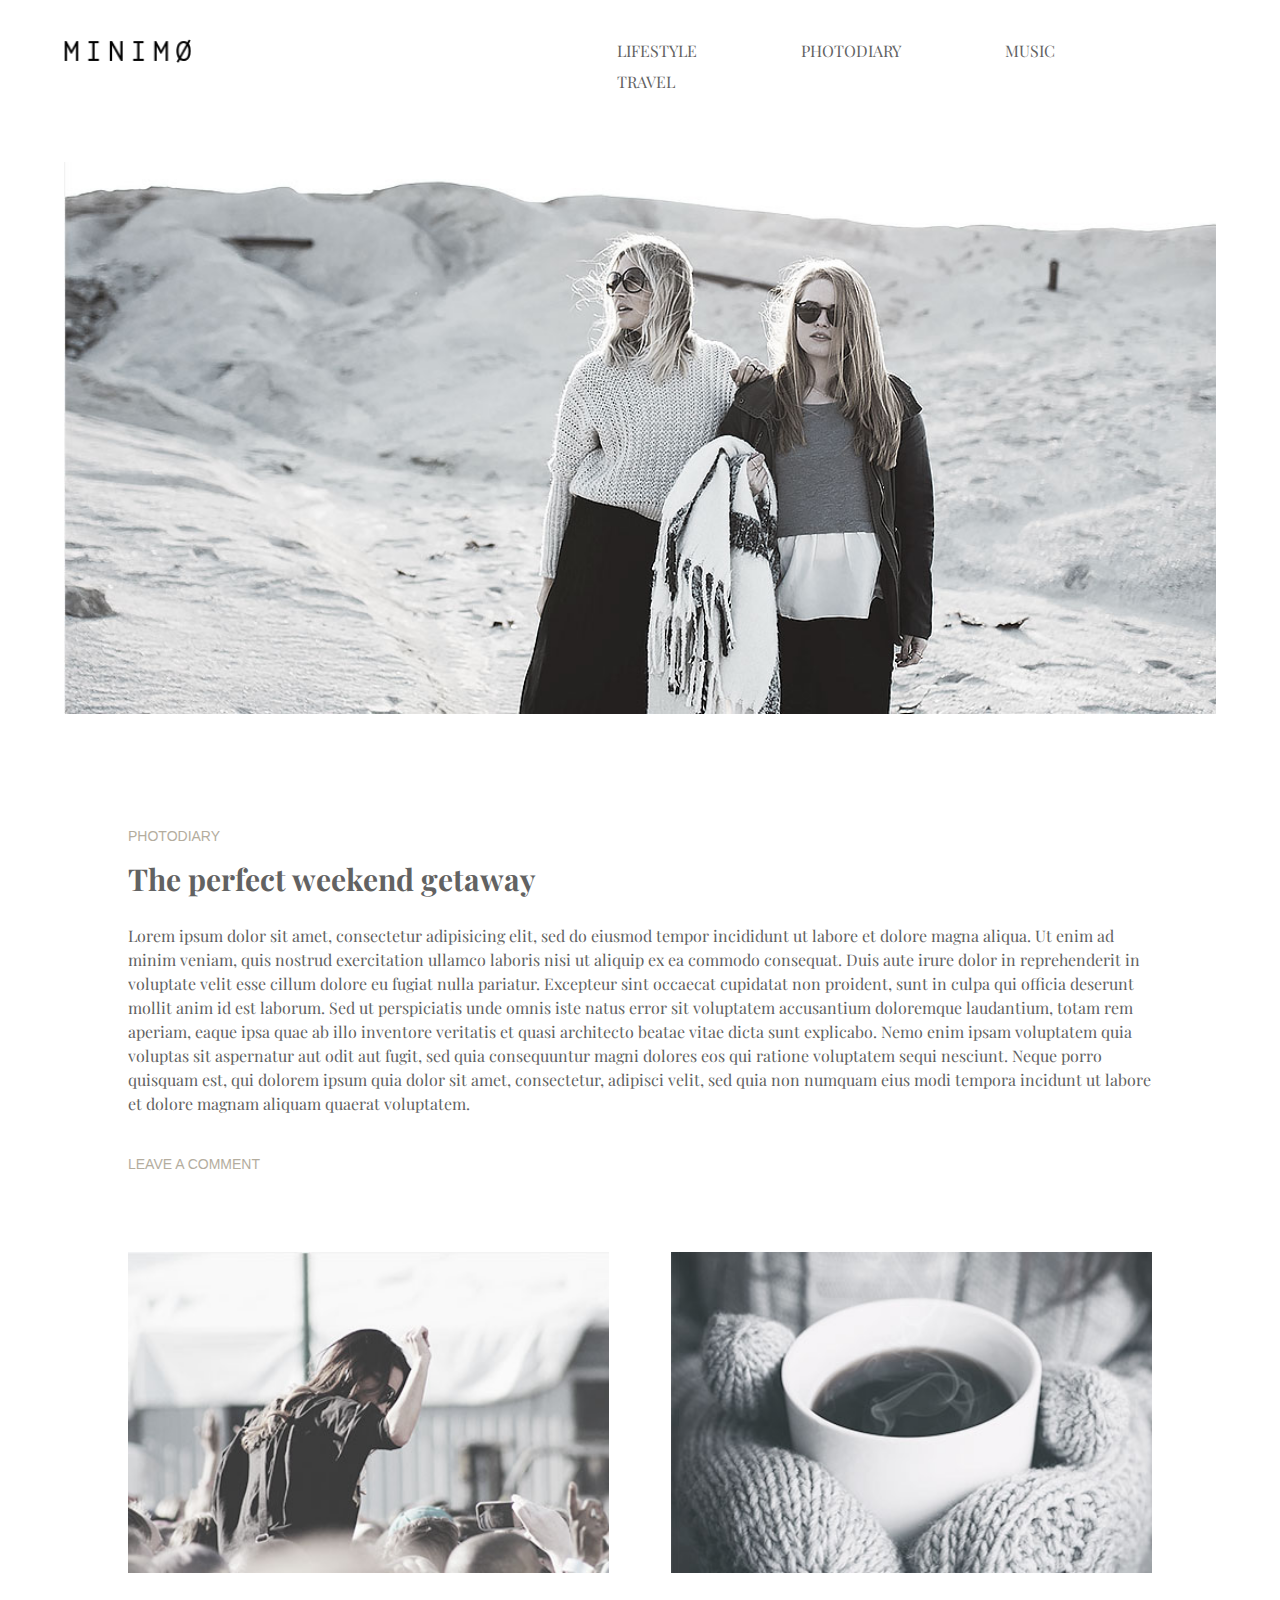
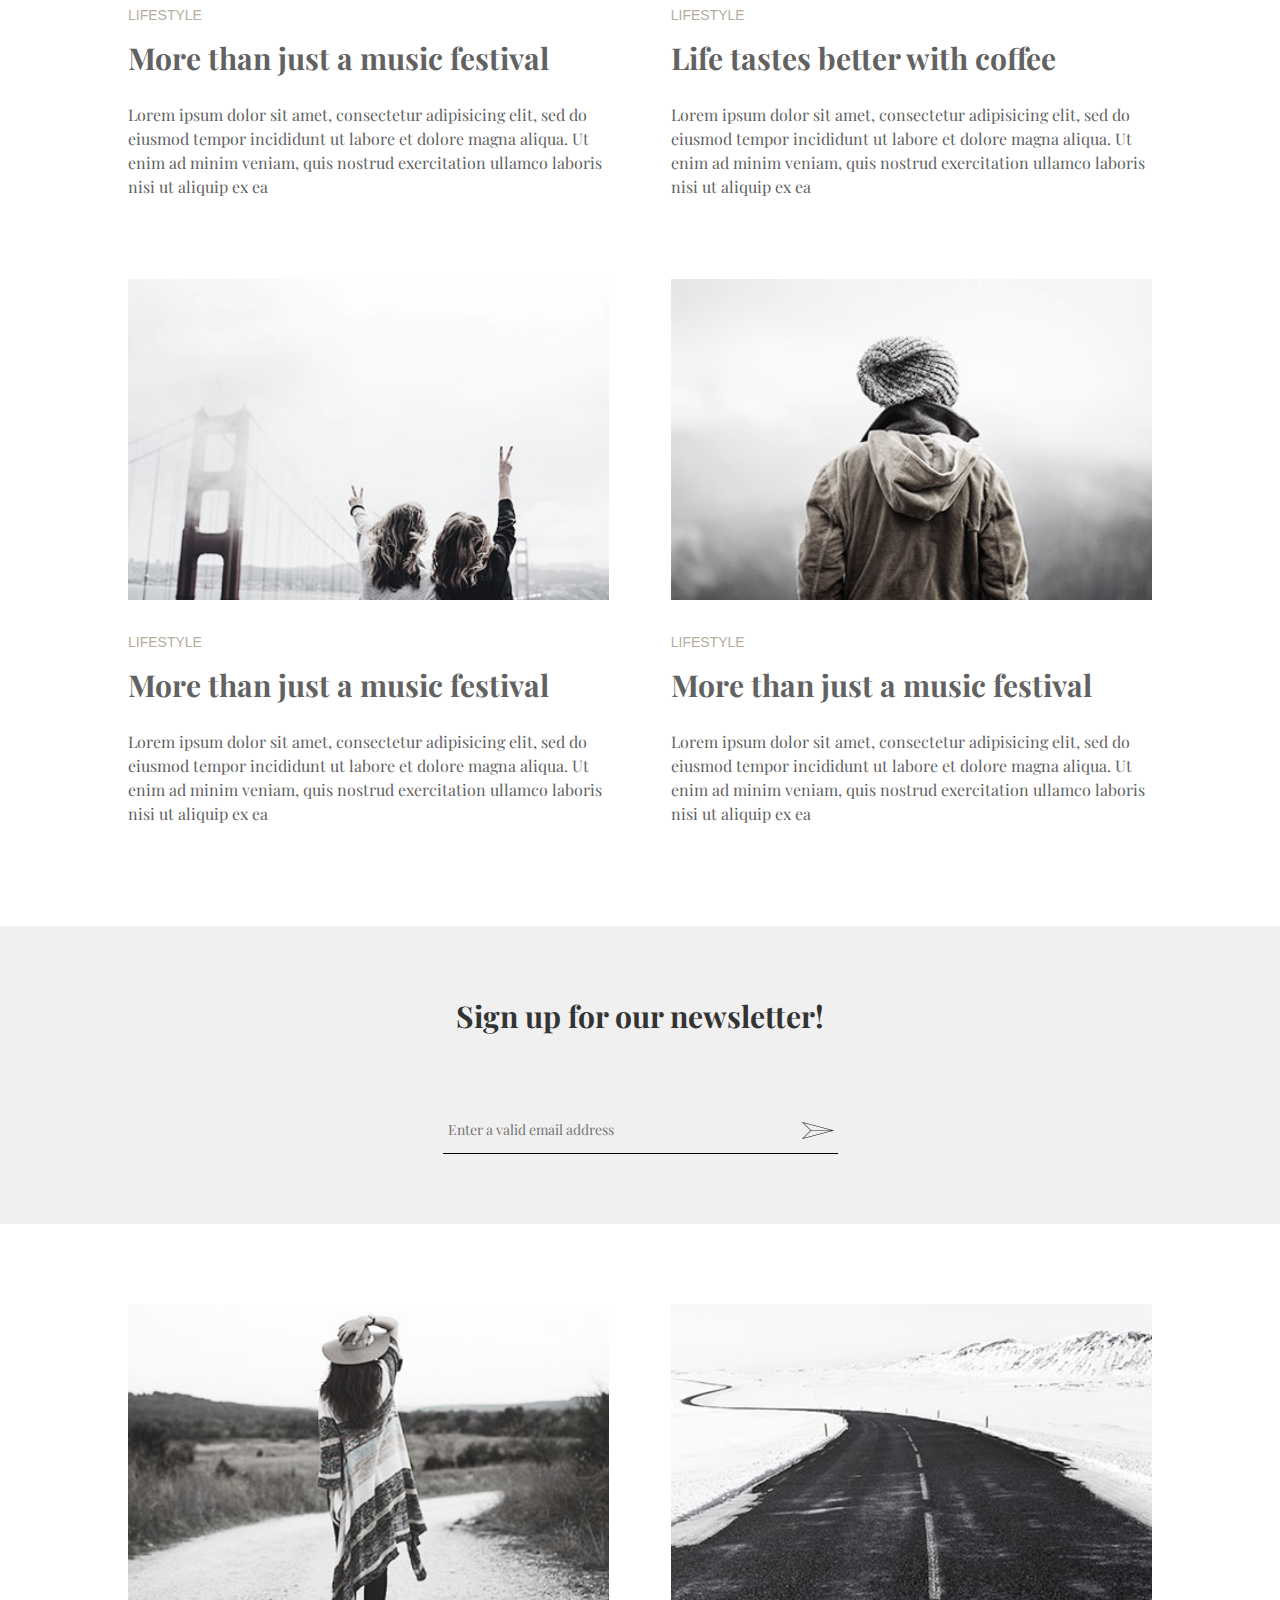
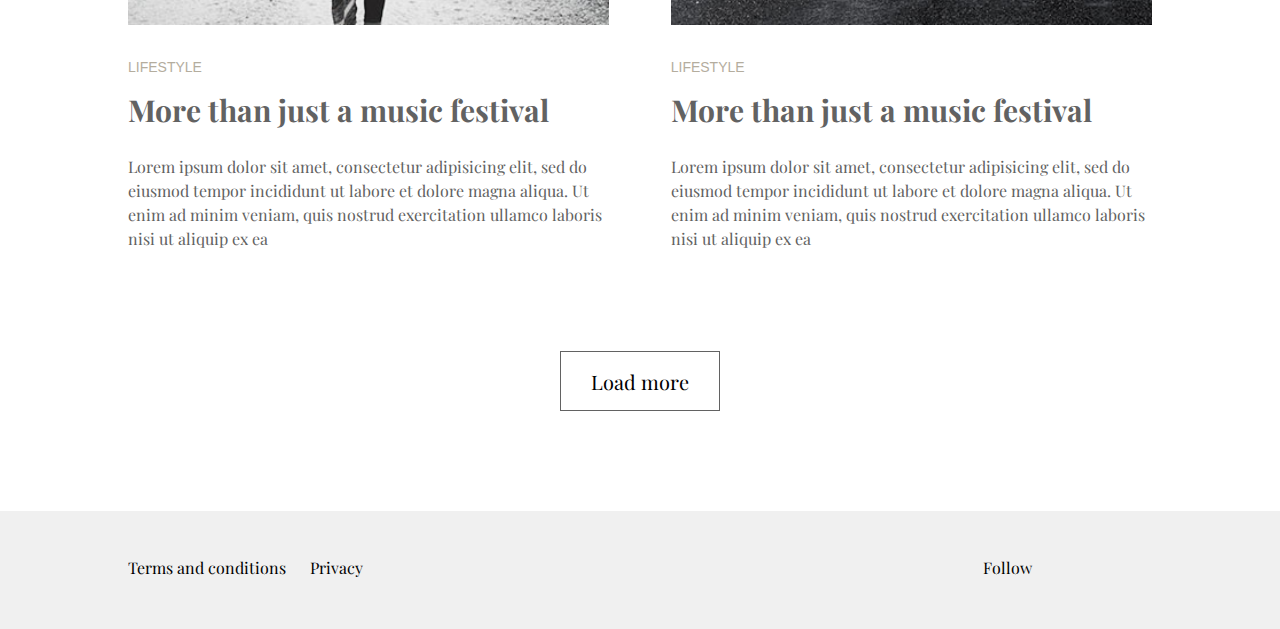
<file: index.html>
<!DOCTYPE html>
<html lang="en">
<head>
    <!-- meta -->
    <meta charset="UTF-8">
    <meta http-equiv="X-UA-Compatible" content="IE=edge">
    <meta name="viewport" content="width=device-width, initial-scale=1.0">
    <title>Document</title>
    <!-- font links -->
    <!-- playfair -->
    <link rel="preconnect" href="https://fonts.googleapis.com">
   <link rel="preconnect" href="https://fonts.gstatic.com" crossorigin>
   <link href="https://fonts.googleapis.com/css2?family=Playfair+Display:wght@400;700&display=swap" rel="stylesheet">
<!-- unonto -->
  <link href="https://fonts.googleapis.com/css2?family=Ubuntu:wght@300&display=swap" rel="stylesheet">

   <!-- font awsome cdn -->
   <link rel="stylesheet" href="https://cdnjs.cloudflare.com/ajax/libs/font-awesome/6.3.0/css/all.min.css" integrity="sha512-SzlrxWUlpfuzQ+pcUCosxcglQRNAq/DZjVsC0lE40xsADsfeQoEypE+enwcOiGjk/bSuGGKHEyjSoQ1zVisanQ==" crossorigin="anonymous" referrerpolicy="no-referrer" />
  
    <!-- css link -->
    <link rel="stylesheet" href="style.css">
</head>
<body> 
    <!------------------- start header ------------------------>
    <header>
      <div class="container">
        <div class="logo"><a href="index.html"><img src="image/logo.png" alt="Minimo"></a></div>
        <div class="meno">
          <nav>
            <ul>
              <li><a href="#">lifestyle</a></li>
              <li><a href="#">photodiary</a></li>
              <li><a href="#">music</a></li>
              <li><a href="#">travel</a></li>
            </ul>
          </nav>
        </div>
      </div>
    </header>
    <!---------------------- end header -------------------------------> 


    <!------------------- banner start -------------------->
    <section class="banner">
      <div class="container">
        <div class="background_img">
          <img src="image/background_img.jpg" alt="Minimo">
        </div>
      </div>
    </section>
    <!--------------- banner end ---------------------------->

<!---------------------- message start ------------------->
<section class="message">
  <div class="container_2">
    <p class="light">photodiary</p>
    <h1 class="title">The perfect weekend getaway
    </h1>
    <p class="text">Lorem ipsum dolor sit amet, consectetur adipisicing elit, sed do eiusmod tempor incididunt ut labore et dolore magna aliqua. Ut enim ad minim veniam, quis nostrud exercitation ullamco laboris nisi ut aliquip ex ea commodo consequat. Duis aute irure dolor in reprehenderit in voluptate velit esse cillum dolore eu fugiat nulla pariatur. Excepteur sint occaecat cupidatat non proident, sunt in culpa qui officia deserunt mollit anim id est laborum. Sed ut perspiciatis unde omnis iste natus error sit voluptatem accusantium doloremque laudantium, totam rem aperiam, eaque ipsa quae ab illo inventore veritatis et quasi architecto beatae vitae dicta sunt explicabo. Nemo enim ipsam voluptatem quia voluptas sit aspernatur aut odit aut fugit, sed quia consequuntur magni dolores eos qui ratione voluptatem sequi nesciunt. Neque porro quisquam est, qui dolorem ipsum quia dolor sit amet, consectetur, adipisci velit, sed quia non numquam eius modi tempora incidunt ut labore et dolore magnam aliquam quaerat voluptatem.</p>
    <p class="light mt_40">
      Leave a comment
    </p>
  </div>
</section>
<!------------------------ message end ------------------------>

<!-- blog start -->
<div class="blog">
  <div class="container_2">
    <!-- single item start -->
    <div class="s_blog">                        
      <div class="s_img"><img src="image/about_1.jpg" alt=""></div>
      <p class="light">Lifestyle</p>
      <h2 class="title">More than just a music festival</h2>
      <p class="text">Lorem ipsum dolor sit amet, consectetur adipisicing elit, sed do eiusmod tempor incididunt ut labore et dolore magna aliqua. Ut enim ad minim veniam, quis nostrud exercitation ullamco laboris nisi ut aliquip ex ea</p>
    </div>
    <!-- single item end -->
    <!-- single item start -->
    <div class="s_blog">                        
      <div class="s_img"><img src="image/about_2.jpg" alt=""></div>
      <p class="light">Lifestyle</p>
      <h2 class="title">Life tastes better with coffee</h2>
      <p class="text">Lorem ipsum dolor sit amet, consectetur adipisicing elit, sed do eiusmod tempor incididunt ut labore et dolore magna aliqua. Ut enim ad minim veniam, quis nostrud exercitation ullamco laboris nisi ut aliquip ex ea</p>
    </div>
    <!-- single item end -->
    <!-- single item start -->
    <div class="s_blog">                        
      <div class="s_img"><img src="image/about_3.jpg" alt=""></div>
      <p class="light">Lifestyle</p>
      <h2 class="title">More than just a music festival</h2>
      <p class="text">Lorem ipsum dolor sit amet, consectetur adipisicing elit, sed do eiusmod tempor incididunt ut labore et dolore magna aliqua. Ut enim ad minim veniam, quis nostrud exercitation ullamco laboris nisi ut aliquip ex ea</p>
    </div>
    <!-- single item end -->
    <!-- single item start -->
    <div class="s_blog">                        
      <div class="s_img"><img src="image/about_4.jpg" alt=""></div>
      <p class="light">Lifestyle</p>
      <h2 class="title">More than just a music festival</h2>
      <p class="text">Lorem ipsum dolor sit amet, consectetur adipisicing elit, sed do eiusmod tempor incididunt ut labore et dolore magna aliqua. Ut enim ad minim veniam, quis nostrud exercitation ullamco laboris nisi ut aliquip ex ea</p>
    </div>
    <!-- single item end -->
  </div>
</div>
<!-- blog end -->


	<!----------------- newsletter start ------------------>
	<section class="news">
		<div class="container2">
			<div class="signup">
				<h1 class="title s_h1">Sign up for our newsletter!</h1>
				<form action="" method="" class="s_form">
					<input type="email" placeholder="Enter a valid email address" >
					<button type="submit">
					 <img src="image/sub.png" alt="send">
					</button>
				</form>
			</div>
		</div>
	</section>
	<!-------------------- newsletter end ------------------>

<!----------------------- blog item-2 start ------------------------>
<div class="blog">
  <div class="container_2">
    <!-- single item start -->
    <div class="s_blog">                        
      <div class="s_img"><img src="image/contact_1.jpg" alt=""></div>
      <p class="light">Lifestyle</p>
      <h2 class="title">More than just a music festival</h2>
      <p class="text">Lorem ipsum dolor sit amet, consectetur adipisicing elit, sed do eiusmod tempor incididunt ut labore et dolore magna aliqua. Ut enim ad minim veniam, quis nostrud exercitation ullamco laboris nisi ut aliquip ex ea</p>
    </div>
    <!-- single item end -->
    <!-- single item start -->
    <div class="s_blog">                        
      <div class="s_img"><img src="image/contact_2.jpg" alt=""></div>
      <p class="light">Lifestyle</p>
      <h2 class="title">More than just a music festival</h2>
      <p class="text">Lorem ipsum dolor sit amet, consectetur adipisicing elit, sed do eiusmod tempor incididunt ut labore et dolore magna aliqua. Ut enim ad minim veniam, quis nostrud exercitation ullamco laboris nisi ut aliquip ex ea</p>
    </div>
    <!-- single item end -->
  </div>
</div>
<!------------------------- blog item-2 end ------------------------->


<!------------ start Load ------------->
<section class="load">  
<button type="button">Load more</button>
</section>
<!------------- end load --------------->

<!--- start footer --->
<footer> 
<section class="footer">
  <div class="container container_7">
  <div class="p_l">
    <p class="p_p">Terms and conditions <span> Privacy</span></p>
  </div>

  <div class="p_r">
    <div class="follow">  
    
   <ul>
    <li class="p_p">Follow </li>
    <li> <a href="#"></a><i class="fa-brands fa-facebook"></i></li>
    <li> <a href="#"></a><i class="fa-brands fa-twitter"></i></li>
    <li> <a href="#"></a><i class="fa-brands fa-instagram"></i></li>
   </ul>
  </div>
  </div>
  </div>
</section> 
</footer>
<!--- end footer --->







</body>
</html>
</file>
<file: style.css>
@font-face {
    font-family:Raleway-Bold;
    src: url(../fonts/raleway/raleway-bold.ttf);
}
@font-face {
    font-family:raleway-Light;
    src: url(../fonts/raleway/raleway-Light.ttf);
}




/* ---------------------------common start--------------------------------*/
body{
    margin: 0;
    font-family:'Playfair Display', serif;
    font-size: 16px;
    font-weight: 400;
    color: #626262;
}
/*--------------------------common end----------------------------------- */

/*---------------------------- header start -------------------------------- */
header{
    padding: 35px 0px;
   
    /* border: 1px solid red; */
}
.container{
    margin: 0px auto;
    width: 90%;
    /* border: 1px solid red; */
    overflow: hidden;
    
}
.logo{
    width: 11%;
    /* border: 1px solid red; */
    float: left;
    margin-top: 4px;
}
.logo a{
    display: block;
   
}
.logo a img{
    width: 100%;
}
.meno{
    width: 60%;
    /* border: 1px solid rgb(0, 255, 4); */
    float: right;

}
.meno ul{
    margin: 0;
    float: right;
  
}
.meno ul li{
    list-style: none;
    float: left;
}
.meno ul li a{
    display: inline-block;
    margin: 0px 50px;
    padding: 5px 2px;
    color: #626262;
    text-transform: uppercase;
    text-decoration: none;
    transition: .33s;
    border-bottom:transparent;     
}
.meno ul li:last-child a{
    margin-right: 0px;
}
.meno ul li a:hover{
    color: #626262;
    border-bottom: 1px solid red;
}

/*----------------------- header end ------------------------*/

/* -----------------------------start banner-------------------- */
.banner {
    padding: 30px 0px; 
}
.background_img {

}
.background_img img {
    width: 100%;
/* border: 1px solid red; */
}
/*------------------------------ end banner---------------------- */


/*------------------------- message start --------------------------*/
.message{
    padding-top: 80px;
}
.container_2{
    margin: 0px auto;
    width: 80%;
    overflow: hidden;
    /* border: 1px solid red; */
}
.light{
    margin: 0px;
    font-family: 'ubounto', sans-serif;
    font-size: 14px;
    font-weight: 300;
    color:#b4ad9e ;
    text-transform: uppercase;
}
.title{
    font-size: 30px;
    font-weight: 700;
    margin: 15px 0px 25px;
}
.text{
    margin: 0px;
    line-height: 24px;
}
.mt_40{
    margin-top:40px;
}
/*--------------------- message end-------------------------- */


/*--------------- blog start ------------*/
.bolg {}
.s_blog {
    margin-top: 80px;
    width: 47%;
    /* border: 1px solid rgb(0, 255, 76); */
    float: left;
    
}
.s_blog:nth-child(even){
    /* background-color: red; */
    margin-left: 6%;
}
.s_img {
    margin-bottom: 30px;
}
.s_img img {
    width: 100%;
}
/*----------- blog end *------------/


/* ----------------------------- newsletter star ---------------------------- */

.news{
    margin-top: 100px;
	padding:70px 0 ;
	background-color: #f0f0f0;

}
.signup {
	text-align: center;
}
.s_h1 {
	color: #333333;
	margin-top:0 ;
	margin-bottom:70px ;
}
.s_form {
	position: relative;
	width: 400px;
/*	border: 5px solid red;*/
	margin: 0 auto;
}
.s_form input{
	font-family: 'Playfair Display', serif;
	font-size: 14px;
	color:#626262 ;
	width: 345px;
	height: 45px;
	border: none;
	border-bottom: 1px solid #000000;
	background: transparent;
	padding-left:5px ;
	padding-right: 45px;
}
.s_form input:focus {
	outline: 0;
}
.s_form button {
	position: absolute;
	background-color: transparent;
	border: none;
	cursor: pointer;
	top: 15px;
	right: 0;
}
.s_form button:focus{
	outline: 0;

}

.s_form button img {
	
}

/*---------------newsletter end----------------------*/


/* start load */
.load{
    margin-top: 100px;
    text-align: center;
}
.load button {
    width: 160px;
    height: 60px;
    background-color:transparent;
    border: 1px solid #626262;
    font-family: 'playfair Display', sarif;
    font-weight: 400px;
    font-size: 20px;
    cursor: pointer;
    transition: .33s linear;
}
.load button:hover {
    background-color: #626262;
    color:white
}

    
   
/* end load */

/* start footer */
.footer{
    background-color:#f0f0f0;
    margin-top: 100px;
}
.container_7{
  width: 80%;
    padding:30px 0px 35px;
    margin: 0px auto;
    overflow: hidden;

}
.p_l{
    /* border: 1px solid rgb(0, 255, 119); */
    width: 50%;
    float: left;
}
.p_r{
   /* border: 1px solid gainsboro; */
   width: 40%; 
   float: right;
}
.follow ul{
    float: right;
    cursor: pointer;
}
.follow ul li{
    float: left;
    text-decoration: none;
    list-style: none;
    padding-left: 40px;   
}
.p_p{
    color: black;
   
}
.p_p span {
    padding-left: 20px;
    color: #000000;
}
/* end footer */
</file>
